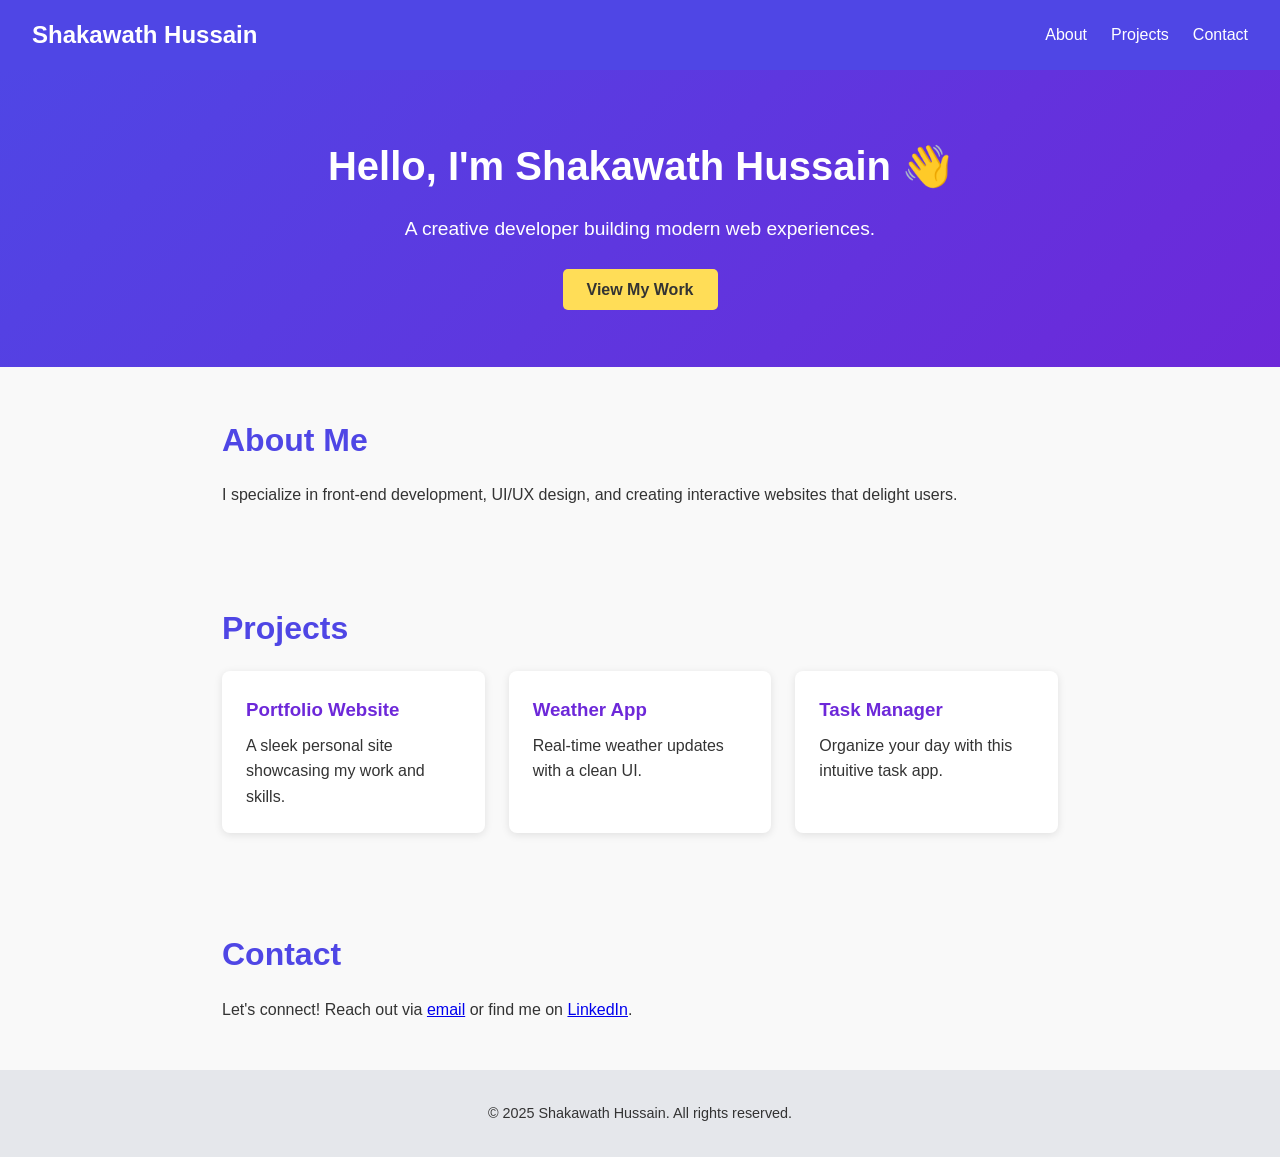
<file: index.html>
<!DOCTYPE html>
<html lang="en">

<head>
    <meta charset="UTF-8" />
    <meta name="viewport" content="width=device-width, initial-scale=1.0" />
    <title>Shakawath Hussain's Portfolio</title>
    <link rel="stylesheet" href="HomePage.css" />
</head>

<body>
    <header>
        <nav>
            <h1 class="logo">Shakawath Hussain</h1>
            <ul class="nav-links">
                <li><a href="#about">About</a></li>
                <li><a href="#projects">Projects</a></li>
                <li><a href="#contact">Contact</a></li>
            </ul>
        </nav>
        <section class="hero">
            <h2>Hello, I'm Shakawath Hussain 👋</h2>
            <p>A creative developer building modern web experiences.</p>
            <a href="#projects" class="btn">View My Work</a>
        </section>
    </header>

    <main>
        <section id="about" class="section">
            <h2>About Me</h2>
            <p>I specialize in front-end development, UI/UX design, and creating interactive websites that delight
                users.</p>
        </section>

        <section id="projects" class="section">
            <h2>Projects</h2>
            <div class="project-grid">
                <div class="project-card">
                    <h3>Portfolio Website</h3>
                    <p>A sleek personal site showcasing my work and skills.</p>
                </div>
                <div class="project-card">
                    <h3>Weather App</h3>
                    <p>Real-time weather updates with a clean UI.</p>
                </div>
                <div class="project-card">
                    <h3>Task Manager</h3>
                    <p>Organize your day with this intuitive task app.</p>
                </div>
            </div>
        </section>

        <section id="contact" class="section">
            <h2>Contact</h2>
            <p>Let's connect! Reach out via <a href="Shakawath.MHussain@gmail.com">email</a> or find me on <a
                    href="https://www.linkedin.com/in/shakawath-hussain-436811181/">LinkedIn</a>.</p>
        </section>
    </main>

    <footer>
        <p>&copy; 2025 Shakawath Hussain. All rights reserved.</p>
    </footer>
</body>

</html>
</file>
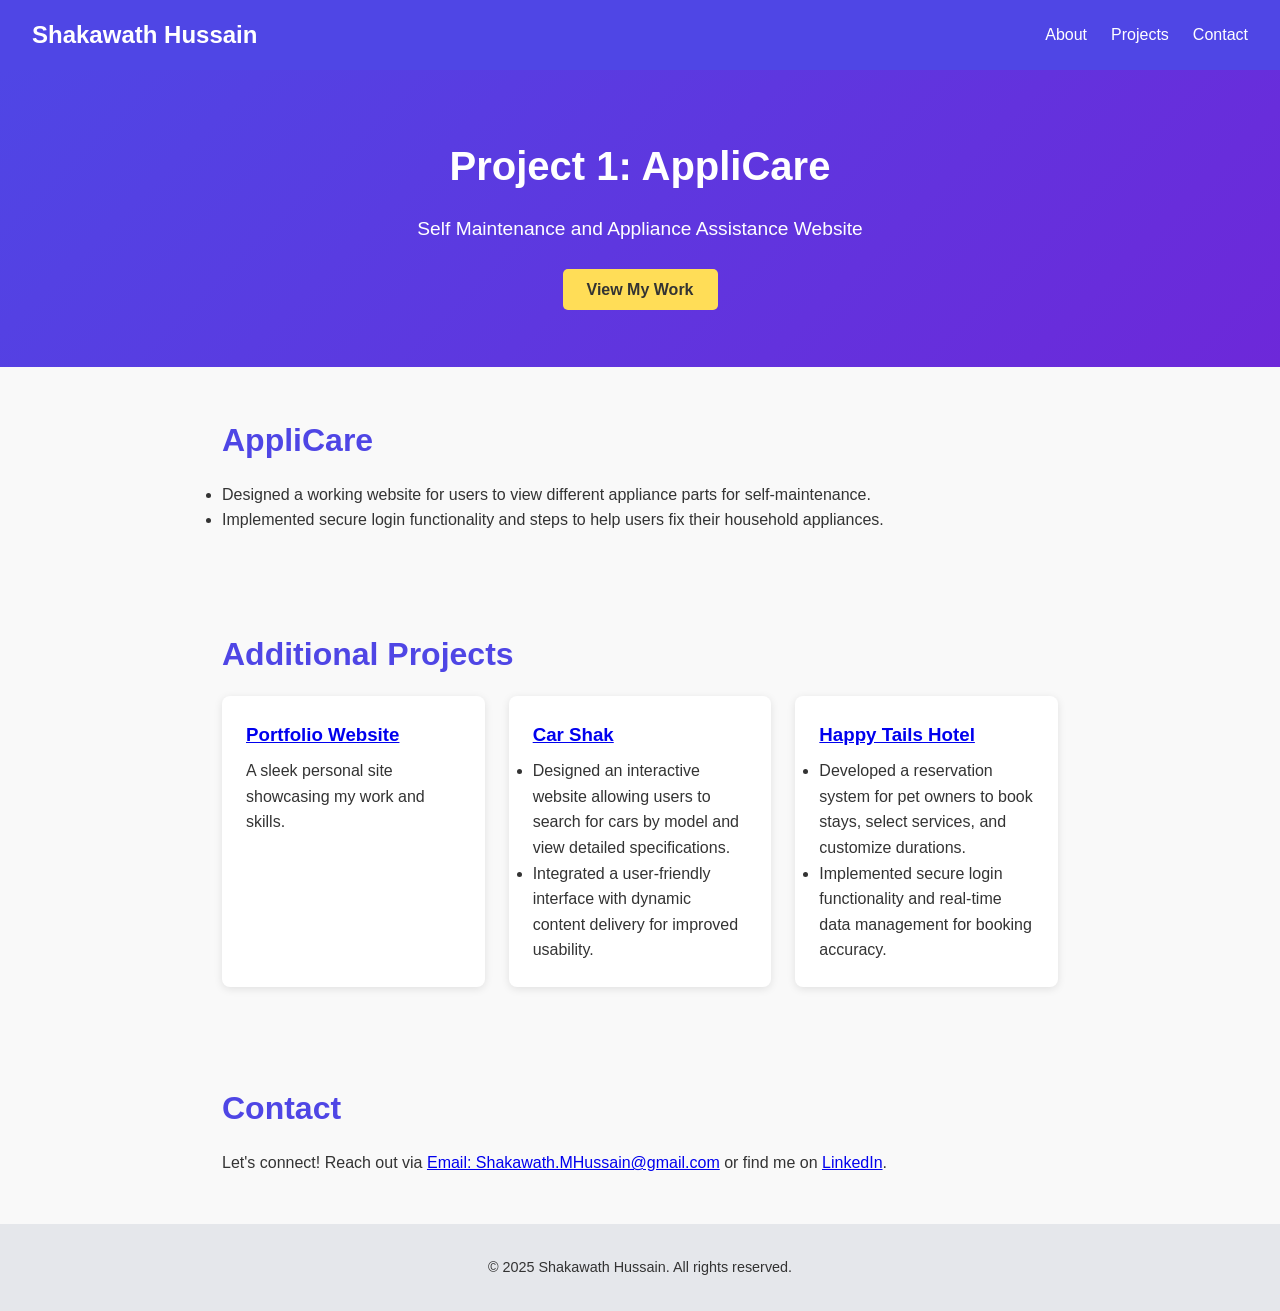
<file: Applicare.html>
<!DOCTYPE html>
<html lang="en">

<head>
    <meta charset="UTF-8" />
    <meta name="viewport" content="width=device-width, initial-scale=1.0" />
    <title>Shakawath Hussain's AppliCare Project</title>
    <link rel="stylesheet" href="HomePage.css" />
</head>

<body>
    <header>

        <nav>
            <h1 class="logo"><a href="./index.html" style="text-decoration: none; color: white;">Shakawath Hussain</a></h1>
            <ul class="nav-links">
                <li><a href="#about">About</a></li>
                <li><a href="#projects">Projects</a></li>
                <li><a href="#contact">Contact</a></li>
            </ul>
        </nav>

        <section class="hero">
            <h2>Project 1: AppliCare</h2>
            <p>Self Maintenance and Appliance Assistance Website</p>
            <a href="#projects" class="btn">View My Work</a>
        </section>

    </header>

    <main>

        <section id="about" class="section">

            <h2>AppliCare</h2>

            <ul>
                <li>Designed a working website for users to view different appliance parts for self-maintenance.</li>
                <li>Implemented secure login functionality and steps to help users fix their household appliances.</li>
            </ul>

        </section>

        <section id="projects" class="section">

            <h2>Additional Projects</h2>

            <div class="project-grid">

                <div class="project-card">
                    <h3><a href="./index.html">Portfolio Website</a></h3>
                    <p>A sleek personal site showcasing my work and skills.</p>
                </div>

                <div class="project-card">
                    <h3><a href="./Carshak.html">Car Shak</a></h3>
                    <ul>
                        <li>Designed an interactive website allowing users to search for cars by model and view detailed specifications.</li>
                        <li>Integrated a user-friendly interface with dynamic content delivery for improved usability.</li>
                    </ul>
                </div>

                <div class="project-card">
                    <h3><a href="./HTH.html">Happy Tails Hotel</a></h3>
                    <ul>
                        <li>Developed a reservation system for pet owners to book stays, select services, and customize durations.</li>
                        <li>Implemented secure login functionality and real-time data management for booking accuracy.</li>
                    </ul>
                </div>

            </div>

        </section>

        <section id="contact" class="section">
            <h2>Contact</h2>
            <p>Let's connect! Reach out via <a href="Shakawath.MHussain@gmail.com" target="_blank">Email: Shakawath.MHussain@gmail.com</a> or find me on <a
                    href="https://www.linkedin.com/in/shakawath-hussain-436811181/" target="_blank">LinkedIn</a>.</p>
        </section>
    </main>

    <footer>
        <p>&copy; 2025 Shakawath Hussain. All rights reserved.</p>
    </footer>
</body>

</html>
</file>
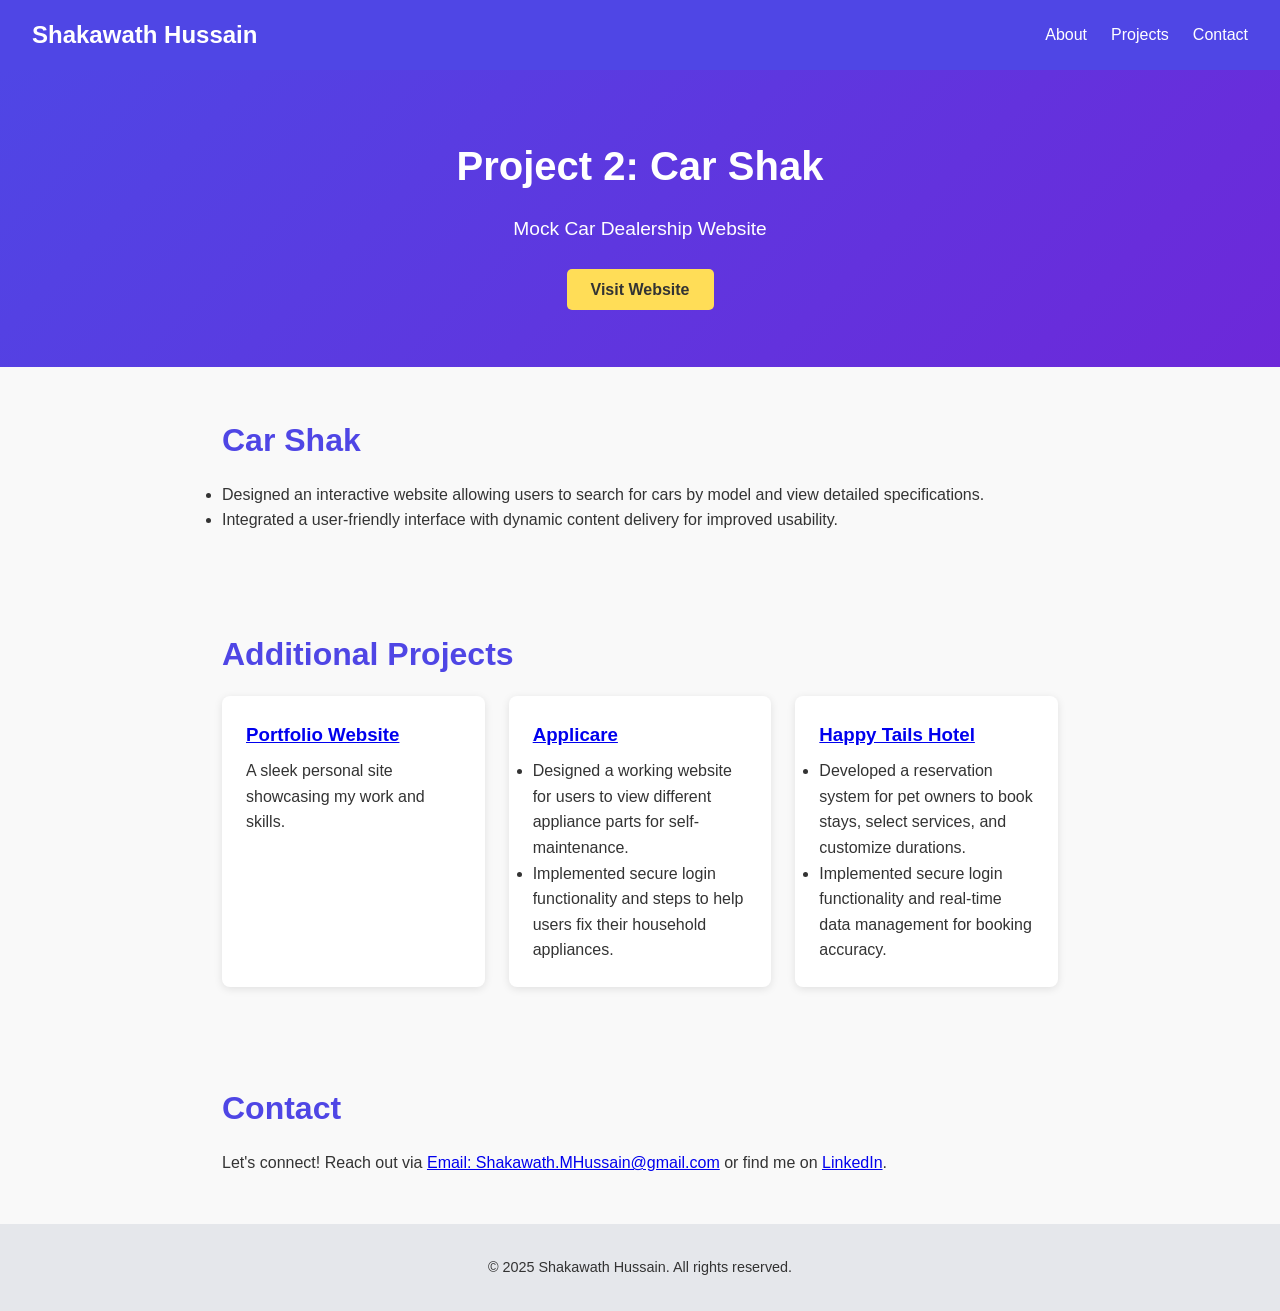
<file: Carshak.html>
<!DOCTYPE html>
<html lang="en">

<head>
    <meta charset="UTF-8" />
    <meta name="viewport" content="width=device-width, initial-scale=1.0" />
    <title>Shakawath Hussain's Car Shak Project</title>
    <link rel="stylesheet" href="HomePage.css" />
</head>

<body>
    <header>

        <nav>
            <h1 class="logo"><a href="./index.html" style="text-decoration: none; color: white;">Shakawath Hussain</a></h1>
            <ul class="nav-links">
                <li><a href="#about">About</a></li>
                <li><a href="#projects">Projects</a></li>
                <li><a href="#contact">Contact</a></li>
            </ul>
        </nav>

        <section class="hero">

            <h2>Project 2: Car Shak</h2>
            <p>Mock Car Dealership Website</p>
            <a href="https://shakawathh.github.io/Project/" target="_blank" class="btn">Visit Website</a>

        </section>

    </header>

    <main>

        <section id="about" class="section">

            <h2>Car Shak</h2>

            <ul>
                <li>Designed an interactive website allowing users to search for cars by model and view detailed specifications.
                </li>
                <li>Integrated a user-friendly interface with dynamic content delivery for improved usability.</li>
            </ul>

        </section>

        <section id="projects" class="section">

            <h2>Additional Projects</h2>

            <div class="project-grid">

                <div class="project-card">
                    <h3><a href="./index.html">Portfolio Website</a></h3>
                    <p>A sleek personal site showcasing my work and skills.</p>
                </div>

                <div class="project-card">
                    <h3><a href="./Applicare.html">Applicare</a></h3>
                     <ul>
                        <li>Designed a working website for users to view different appliance parts for self-maintenance.</li>
                        <li>Implemented secure login functionality and steps to help users fix their household appliances.</li>
                    </ul>
                </div>

                <div class="project-card">
                    <h3><a href="./HTH.html">Happy Tails Hotel</a></h3>
                    <ul>
                        <li>Developed a reservation system for pet owners to book stays, select services, and customize durations.</li>
                        <li>Implemented secure login functionality and real-time data management for booking accuracy.</li>
                    </ul>
                </div>

            </div>

        </section>

        <section id="contact" class="section">
            <h2>Contact</h2>
            <p>Let's connect! Reach out via <a href="Shakawath.MHussain@gmail.com" target="_blank">Email: Shakawath.MHussain@gmail.com</a> or find me on <a
                    href="https://www.linkedin.com/in/shakawath-hussain-436811181/" target="_blank">LinkedIn</a>.</p>
        </section>
    </main>

    <footer>
        <p>&copy; 2025 Shakawath Hussain. All rights reserved.</p>
    </footer>
</body>

</html>
</file>
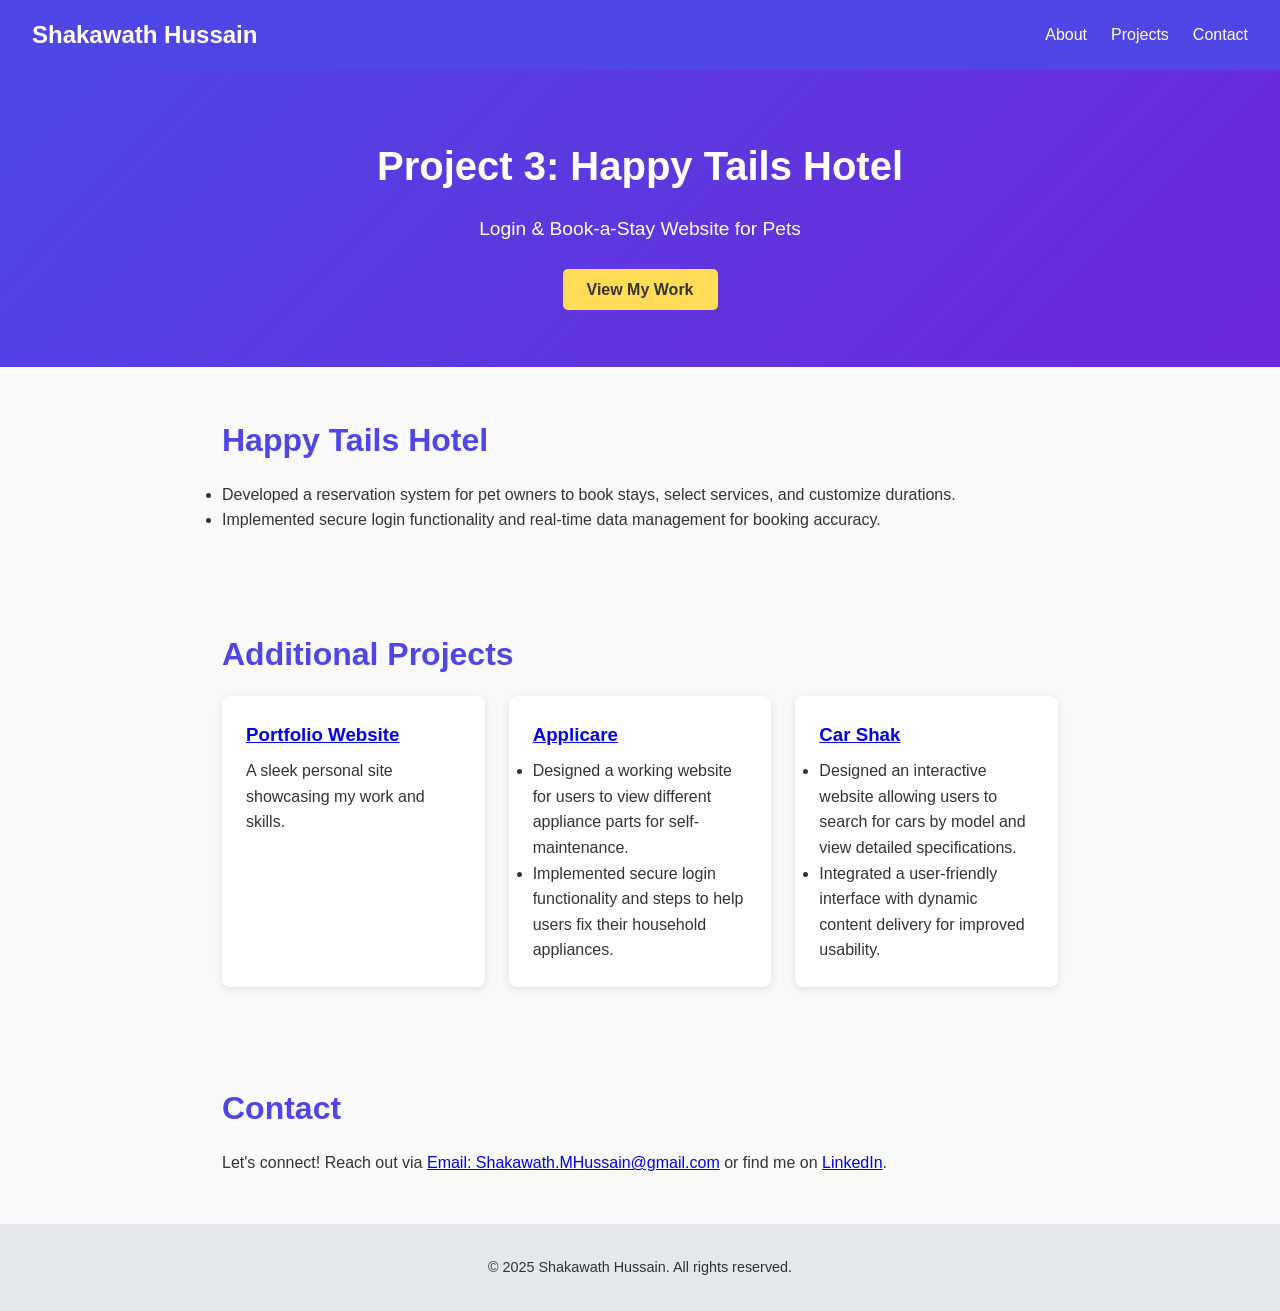
<file: HTH.html>
<!DOCTYPE html>
<html lang="en">

<head>
    <meta charset="UTF-8" />
    <meta name="viewport" content="width=device-width, initial-scale=1.0" />
    <title>Shakawath Hussain's Happy Tails Hotel Project</title>
    <link rel="stylesheet" href="HomePage.css" />
</head>

<body>
    <header>

        <nav>
            <h1 class="logo"><a href="./index.html" style="text-decoration: none; color: white;">Shakawath Hussain</a></h1>
            <ul class="nav-links">
                <li><a href="#about">About</a></li>
                <li><a href="#projects">Projects</a></li>
                <li><a href="#contact">Contact</a></li>
            </ul>
        </nav>

        <section class="hero">
            <h2>Project 3: Happy Tails Hotel</h2>
            <p>Login & Book-a-Stay Website for Pets</p>
            <a href="#projects" class="btn">View My Work</a>
        </section>

    </header>

    <main>

        <section id="about" class="section">
        
            <h2>Happy Tails Hotel</h2>
        
            <ul>
                <li>Developed a reservation system for pet owners to book stays, select services, and customize durations.</li>
                <li>Implemented secure login functionality and real-time data management for booking accuracy.</li>
            </ul>
        
        </section>

        <section id="projects" class="section">

            <h2>Additional Projects</h2>

            <div class="project-grid">

                <div class="project-card">
                    <h3><a href="./index.html">Portfolio Website</a></h3>
                    <p>A sleek personal site showcasing my work and skills.</p>
                </div>

                <div class="project-card">
                    <h3><a href="./Applicare.html">Applicare</a></h3>
                     <ul>
                        <li>Designed a working website for users to view different appliance parts for self-maintenance.</li>
                        <li>Implemented secure login functionality and steps to help users fix their household appliances.</li>
                    </ul>
                </div>

                <div class="project-card">
                    <h3><a href="./Carshak.html">Car Shak</a></h3>
                    <ul>
                        <li>Designed an interactive website allowing users to search for cars by model and view detailed specifications.</li>
                        <li>Integrated a user-friendly interface with dynamic content delivery for improved usability.</li>
                    </ul>
                </div>

            </div>

        </section>

        <section id="contact" class="section">
            <h2>Contact</h2>
            <p>Let's connect! Reach out via <a href="Shakawath.MHussain@gmail.com" target="_blank">Email: Shakawath.MHussain@gmail.com</a> or find me on <a
                    href="https://www.linkedin.com/in/shakawath-hussain-436811181/" target="_blank">LinkedIn</a>.</p>
        </section>
    </main>

    <footer>
        <p>&copy; 2025 Shakawath Hussain. All rights reserved.</p>
    </footer>
</body>

</html>
</file>
<file: HomePage.css>
/* Reset and base styles */
* {
    margin: 0;
    padding: 0;
    box-sizing: border-box;
}

body {
    font-family: 'Segoe UI', sans-serif;
    line-height: 1.6;
    background: #f9f9f9;
    color: #333;
}

/* Navigation */
nav {
    display: flex;
    justify-content: space-between;
    align-items: center;
    background: #4f46e5;
    padding: 1rem 2rem;
    color: white;
}

.logo {
    font-size: 1.5rem;
    font-weight: bold;
}

.nav-links {
    list-style: none;
    display: flex;
    gap: 1.5rem;
}

.nav-links a {
    color: white;
    text-decoration: none;
    font-weight: 500;
    transition: color 0.3s;
}

.nav-links a:hover {
    color: #ffdd57;
}

/* Hero Section */
.hero {
    text-align: center;
    padding: 4rem 2rem;
    background: linear-gradient(135deg, #4f46e5, #6d28d9);
    color: white;
}

.hero h2 {
    font-size: 2.5rem;
    margin-bottom: 1rem;
}

.hero p {
    font-size: 1.2rem;
    margin-bottom: 2rem;
}

.btn {
    padding: 0.75rem 1.5rem;
    background: #ffdd57;
    color: #333;
    text-decoration: none;
    font-weight: bold;
    border-radius: 5px;
    transition: background 0.3s;
}

.btn:hover {
    background: #facc15;
}

/* Sections */
.section {
    padding: 3rem 2rem;
    max-width: 900px;
    margin: auto;
}

.section h2 {
    font-size: 2rem;
    margin-bottom: 1rem;
    color: #4f46e5;
}

/* Projects */
.project-grid {
    display: grid;
    grid-template-columns: repeat(auto-fit, minmax(250px, 1fr));
    gap: 1.5rem;
}

.project-card {
    background: white;
    padding: 1.5rem;
    border-radius: 8px;
    box-shadow: 0 2px 8px rgba(0, 0, 0, 0.1);
    transition: transform 0.3s;
}

.project-card:hover {
    transform: translateY(-5px);
}

.project-card h3 {
    margin-bottom: 0.5rem;
    color: #6d28d9;
}

/* Footer */
footer {
    text-align: center;
    padding: 2rem;
    background: #e5e7eb;
    font-size: 0.9rem;
}
</file>
